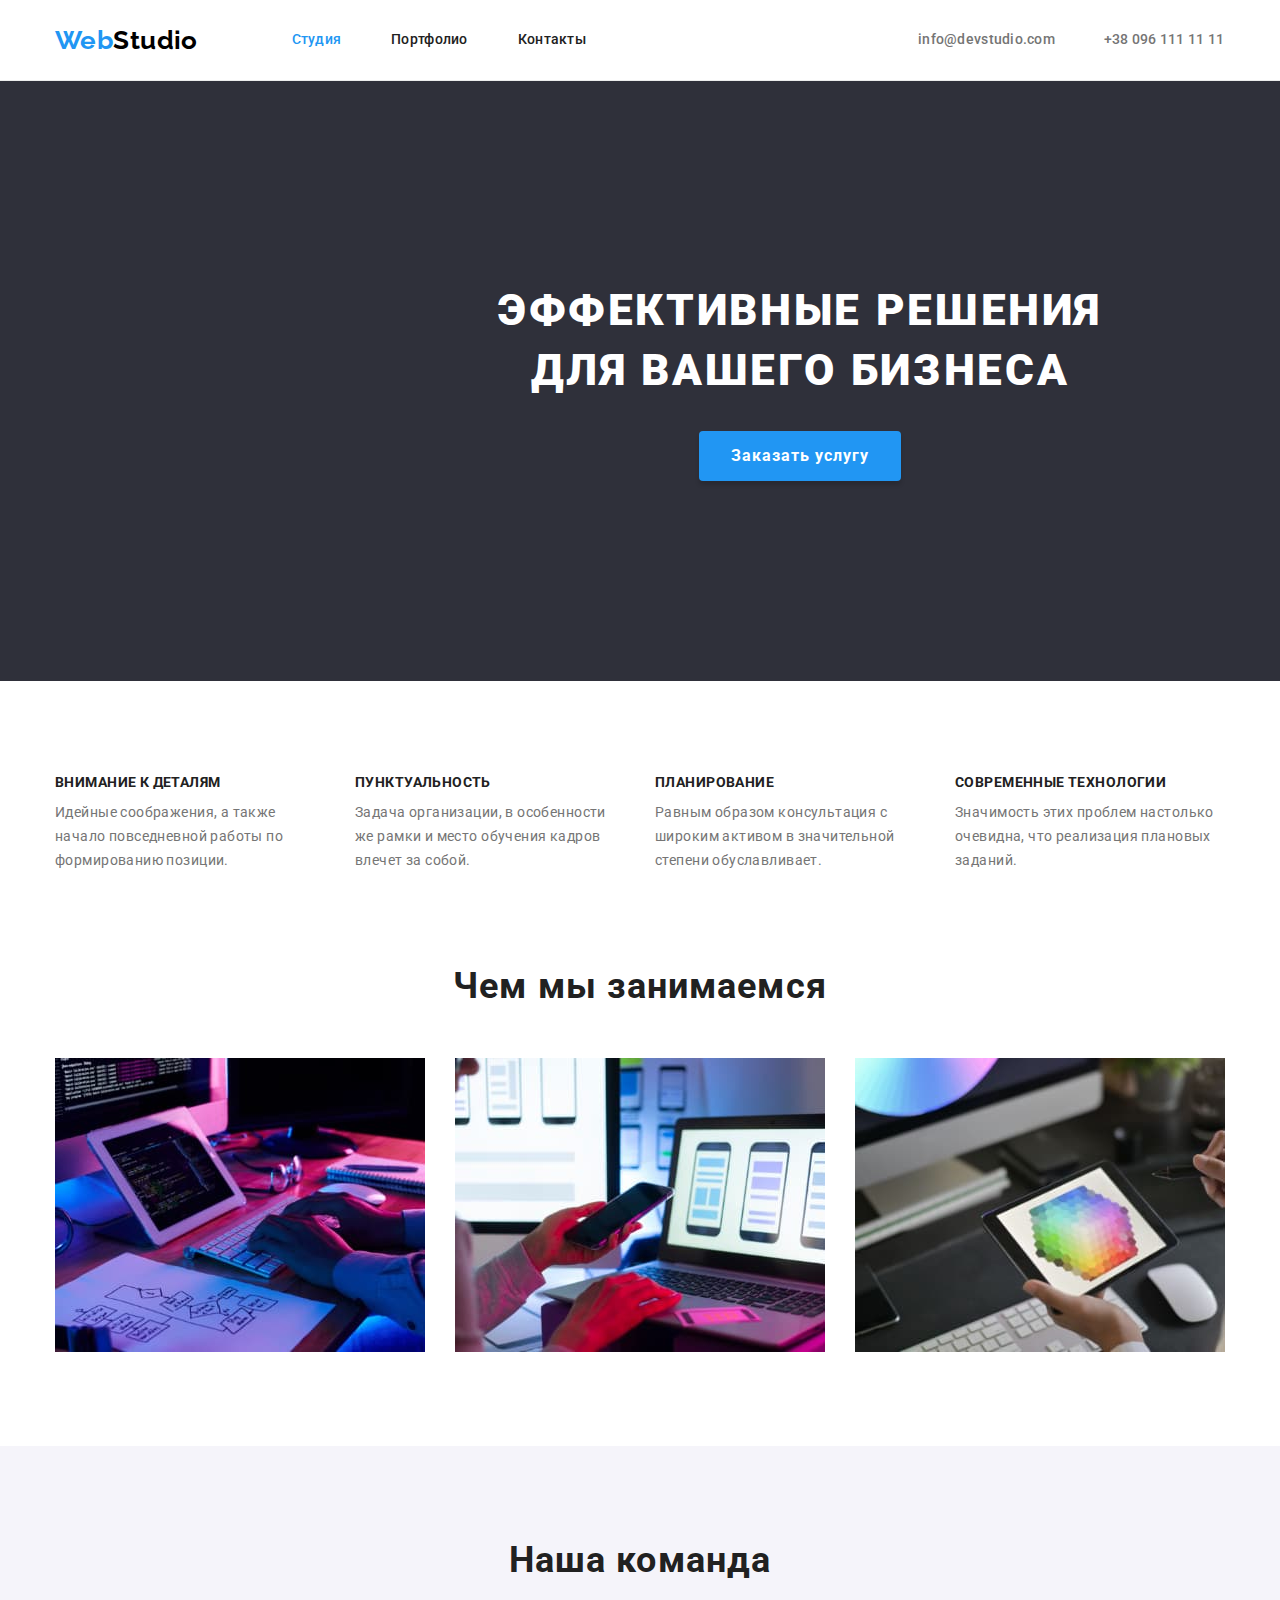
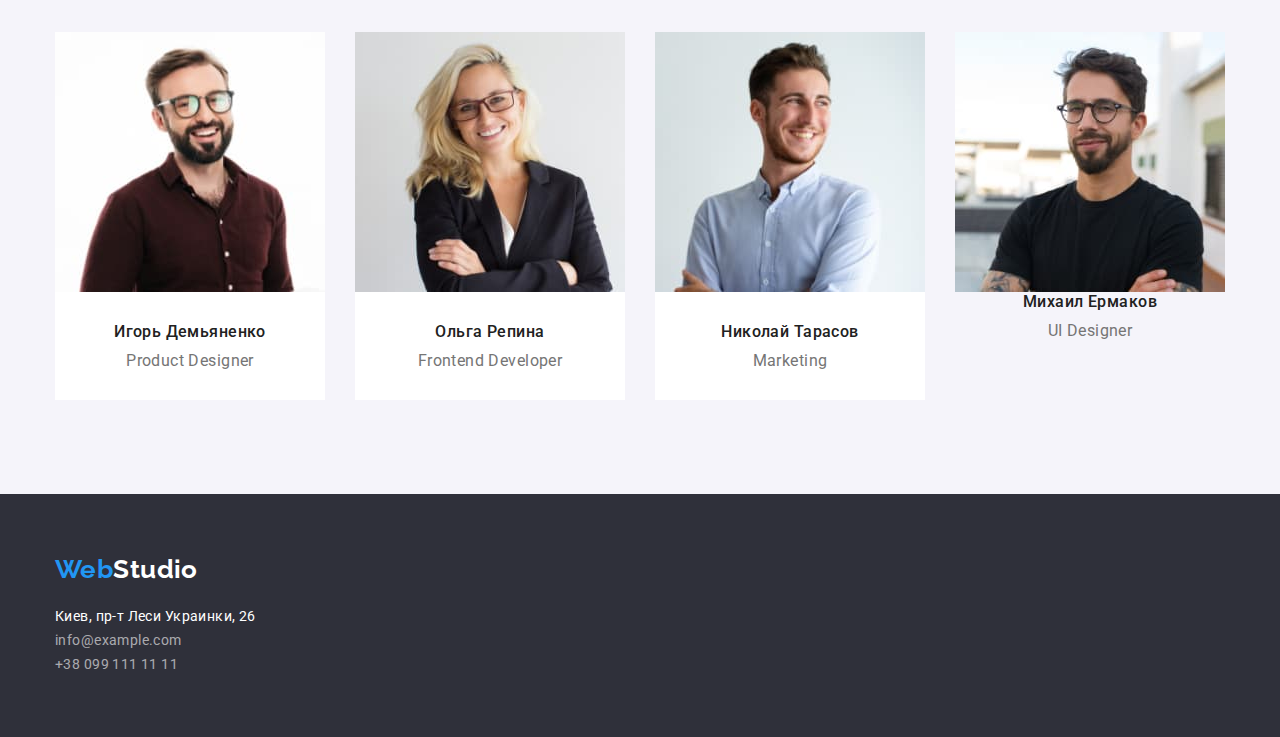
<file: index.html>
<!DOCTYPE html>
<html lang="ru">
  <head>
    <meta charset="UTF-8" />
    <meta http-equiv="X-UA-Compatible" content="IE=edge" />
    <meta name="viewport" content="width=device-width, initial-scale=1.0" />
    <title>WebStudio</title>

    <link rel="preconnect" href="https://fonts.googleapis.com" />
    <link rel="preconnect" href="https://fonts.gstatic.com" crossorigin />
    <link
      href="https://fonts.googleapis.com/css2?family=Raleway:wght@700&family=Roboto:wght@400;500;700;900&display=swap"
      rel="stylesheet"
    />
    <link
      rel="stylesheet"
      href="https://cdn.jsdelivr.net/npm/modern-normalize@1.1.0/modern-normalize.min.css"
    />

    <link rel="stylesheet" href="./css/styles.css" />
  </head>
  <body>
    <!--Шапка-->
    <header class="page-header">
      <div class="container">
        <div class="heder-menu">
          <a href="./index.html" class="logo" lang="en"
            >Web<span class="logo-span">Studio</span>
          </a>
          <nav class="menu-nav">
            <ul class="ul-site">
              <li class="header-item">
                <a href="./index.html" class="header-link current">Студия</a>
              </li>
              <li class="header-item">
                <a href="./portfolio.html" class="header-link">Портфолио</a>
              </li>
              <li class="header-item"><a href="" class="header-link">Контакты</a></li>
            </ul>
         </nav>
          <ul class="contacts">
              <li class="contacts-item">
                 <a class="mailto" href="mailto:info@devstudio.com">info@devstudio.com</a>
              </li>
              <li class="contacts-item">
                <a class="tel" href="tel:+380961111111">+38 096 111 11 11</a>
              </li>
            </ul>
        </div>
          
      </div>
    </header>

    <main>
      <!--Герой-->
      <section class="hero-section"> 
      <!-- <div class="photo"> -->
        <div class="container-hero">
          <h1 class="decision">Эффективные решения для вашего бизнеса</h1>
          <button class="issue" type="button">Заказать услугу</button>
        </div>
      
        
      </section>

      <!--Особенности-->
      <section class="section">
        <div class="container">
          <h2 class="visually-hidden">Особенности</h2>
         
            <ul class="title-list-visuall">
              <li class="list-visuall">
                <h3 class="visuallyty">Внимание к деталям</h3>
                <p class="list-p">
                  Идейные соображения, а также начало повседневной работы по формированию позиции.
                </p>
              </li>
              <li class="list-visuall">
                <h3 class="visuallyty">Пунктуальность</h3>
                <p class="list-p">
                  Задача организации, в особенности же рамки и место обучения кадров влечет за
                  собой.
                </p>
              </li>
              <li class="list-visuall">
                <h3 class="visuallyty">Планирование</h3>
                <p class="list-p">
                  Равным образом консультация с широким активом в значительной степени
                  обуславливает.
                </p>
              </li>
              <li class="list-visuall">
                <h3 class="visuallyty">Современные технологии</h3>
                <p class="list-p">
                  Значимость этих проблем настолько очевидна, что реализация плановых заданий.
                </p>
              </li>
            </ul>
        </div>
      </section>
      <!--Чем мы занимаемся-->
      <section class="section-list">
        <div class="container">
          <div class="container-title">
            <h2 class="title-comand">Чем мы занимаемся</h2>

            <ul class="title-list-img">
              <li>
                <img class="img-one" src="./images/project-1.jpg" alt="проект1" width="370" />
              </li>
              <li>
                <img class="img-three" src="./images/project-3.jpg" alt="проект3" width="370" />
              </li>
              <li>
                <img class="img-two" src="./images/project-2.jpg" alt="проект2" width="370" />
              </li>
            </ul>
          </div>
        </div>
      </section>
      <!--Наша команда-->
      <section class="section-employee">
        <div class="container">
            <h2 class="title-comand">Наша команда</h2>
            <ul class="title-list-employee">
              <li class="list-empl">
                <img class="employee-one" src="./images/team-1.jpg" alt="работник-1" width="270" />
                <div class="div-h-p">
                      <h3 class="team">Игорь Демьяненко</h3>
                      <p class="employee">Product Designer</p>
                </div>
            
              </li>
              <li class="list-empl">
                <img class="employee-two" src="./images/team-2.jpg" alt="работник-2" width="270" />
                <div class="div-h-p">
                     <h3 class="team">Ольга Репина</h3>
                     <p class="employee">Frontend Developer</p>
                </div>
             
              </li>
              <li class="list-empl">
                <img
                  class="employee-three"
                  src="./images/team-3.jpg"
                  alt="работник-3"
                  width="270"
                />
                <div class="div-h-p">
                   <h3 class="team">Николай Тарасов</h3>
                   <p class="employee">Marketing</p>
                </div>
               
              </li>
              <li class="list-empl">
                <img class="employee-four" src="./images/team-4.jpg" alt="работник-4" width="270" />
                <div class="">
                  <h3 class="team">Михаил Ермаков</h3>
                  <p class="employee">UI Designer</p>
                </div>
                
              </li>
            </ul>
        </div>
      </section>
    </main>
    <!--Футер-->
    <footer class="page-footer">
      <div class="container">
        <!-- <div class="container-footer"> -->
          <a href="./index.html" class="logo-footer" lang="en"
            >Web<span class="span-footer">Studio</span>
          </a>
          <address class="contacts-footer">
            <ul class="ul-footer">
              <li>
                <a
                  class="maps"
                  href="https://goo.gl/maps/G1CAAFJS9kJ3VyLe6"
                  target="_blank"
                  rel="noreferrer noopener"
                >
                  Киев, пр-т Леси Украинки, 26
                </a>
              </li>

              <!-- class="contacts-footer"-->
              <li><a class="mailto-footer" href="mailto:info@example.com">info@example.com</a></li>
              <li><a class="tel-footer" href="tel:+380991111111">+38 099 111 11 11</a></li>
            </ul>
          </address>
        </div>
      </div>
    </footer>
  </body>
</html>
</file>
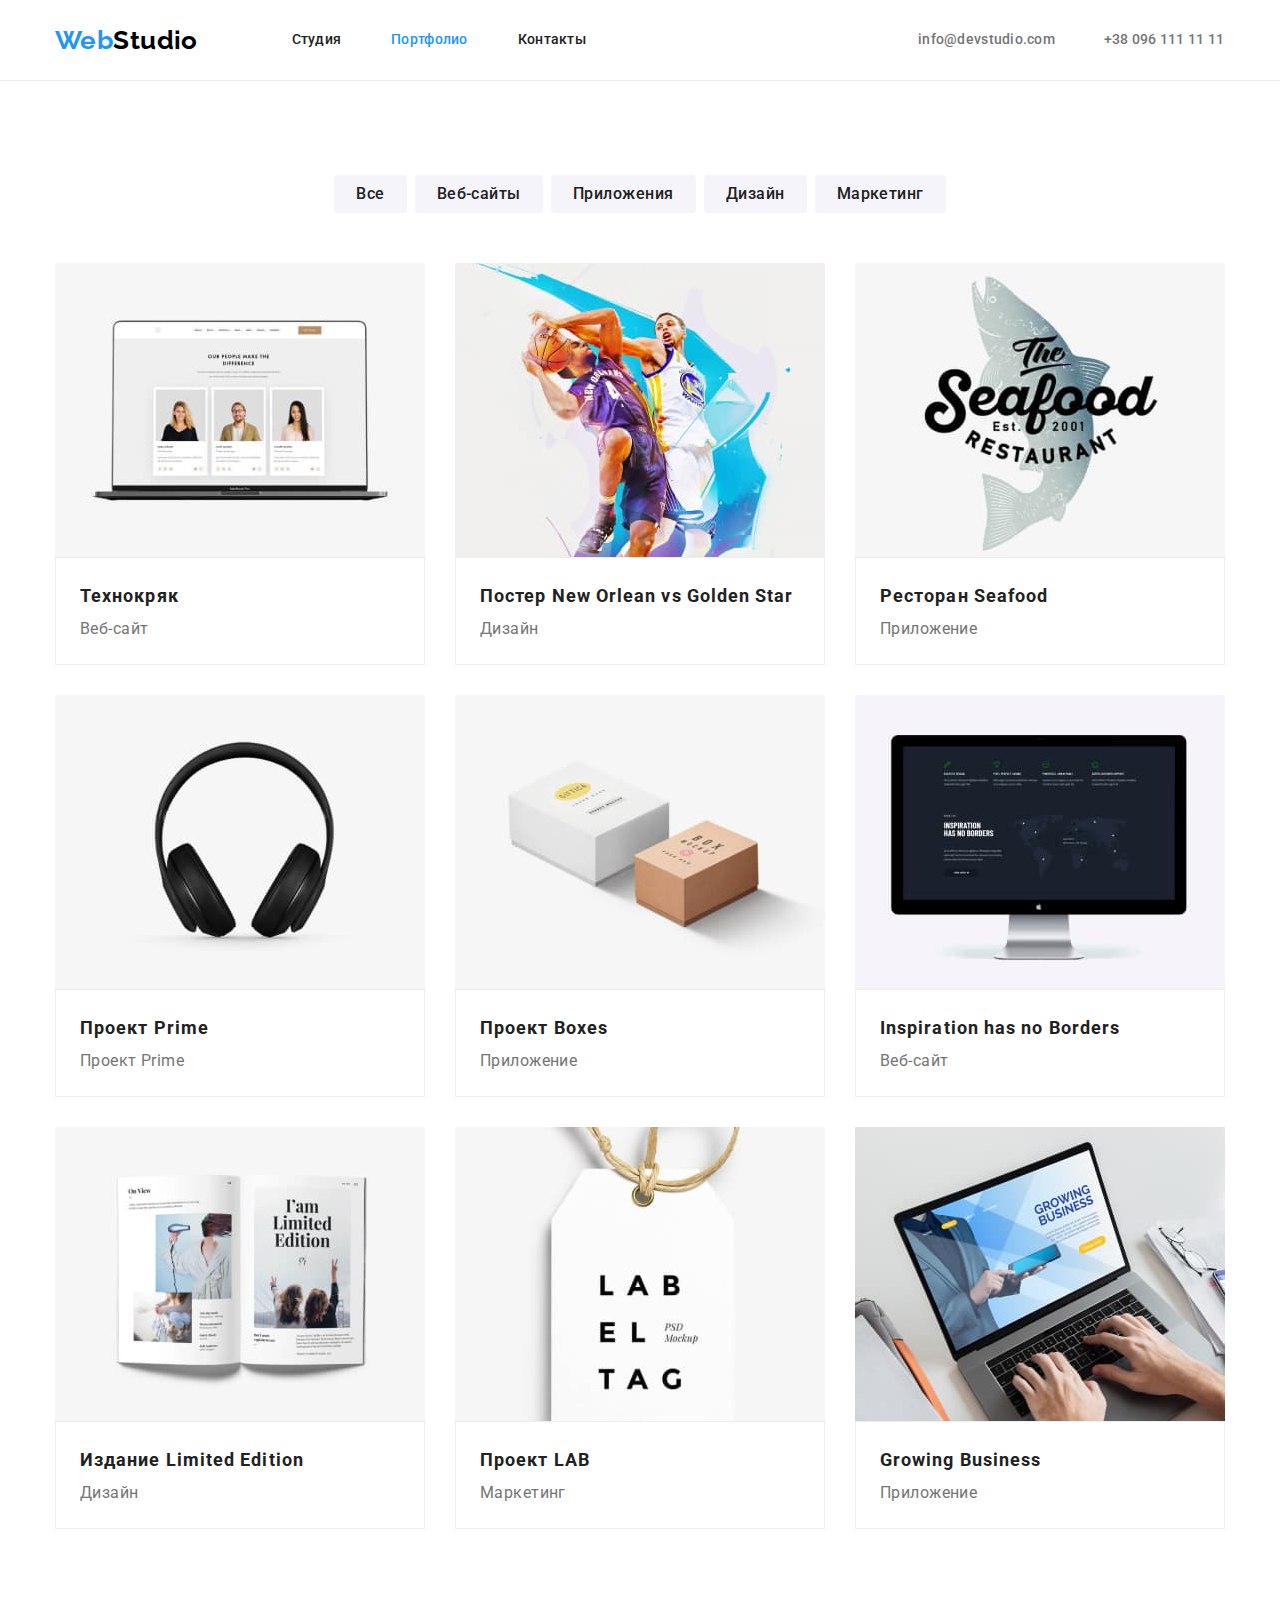
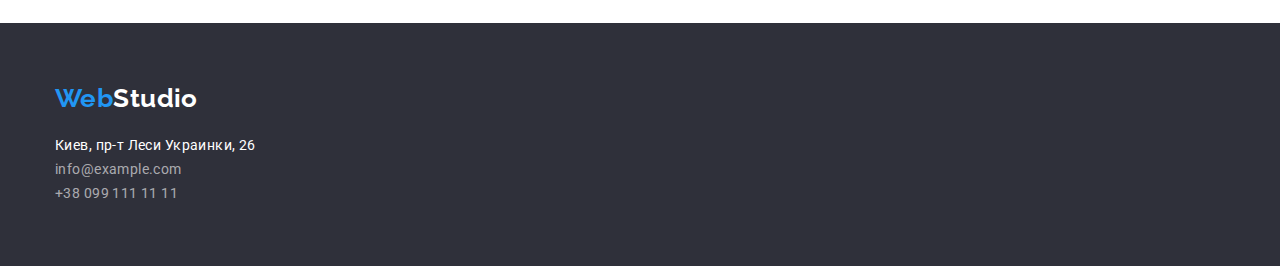
<file: portfolio.html>
<!DOCTYPE html>
<html lang="ru">
  <head>
    <meta charset="UTF-8" />
    <meta http-equiv="X-UA-Compatible" content="IE=edge" />
    <meta name="viewport" content="width=device-width, initial-scale=1.0" />
    <title>WebStudio</title>

    <link rel="preconnect" href="https://fonts.googleapis.com" />
    <link rel="preconnect" href="https://fonts.gstatic.com" crossorigin />
    <link
      href="https://fonts.googleapis.com/css2?family=Raleway:wght@700&family=Roboto:wght@400;500;700;900&display=swap"
      rel="stylesheet"
    />
    <link
      rel="stylesheet"
      href="https://cdn.jsdelivr.net/npm/modern-normalize@1.1.0/modern-normalize.min.css"
    />

    <link rel="stylesheet" href="./css/styles.css" />
  </head>
  <body>
    <!--Шапка-->
    <header class="page-header">
      <div class="container">
        <div class="heder-menu">
          <a href="./index.html" class="logo" lang="en"
            >Web<span class="logo-span">Studio</span>
          </a>
          <nav class="menu-nav">
            <ul class="ul-site">
              <li class="header-item">
                <a href="./index.html" class="header-link">Студия</a>
              </li>
              <li class="header-item">
                <a href="./portfolio.html" class="header-link current">Портфолио</a>
              </li>
              <li class="header-item"><a href="" class="header-link">Контакты</a></li>
            </ul>
          </nav>
          <ul class="contacts">
            <li class="contacts-item">
              <a class="mailto" href="mailto:info@devstudio.com">info@devstudio.com</a>
            </li>
            <li class="contacts-item">
              <a class="tel" href="tel:+380961111111">+38 096 111 11 11</a>
            </li>
          </ul>
        </div>
      </div>
    </header>
    <main>
      <!--Герой-->
      <section class="section">
        <div class="container">
          <h1 class="visually-hidden">Работы</h1>
          <ul class="title-list-btn">
            <li class="btn"><button class="all" type="button">Все</button></li>
            <li class="btn"><button class="web-sites" type="button">Веб-сайты</button></li>
            <li class="btn"><button class="applications" type="button">Приложения</button></li>
            <li class="btn"><button class="design" type="button">Дизайн</button></li>
            <li class="btn"><button class="marketing" type="button">Маркетинг</button></li>
          </ul>
          <ul class="list-projects">
            <li class="flex-element">
              <a href="">
                <img class="" src="./images/img1.jpg" alt="Веб-сайт" width="370" height="294" />
                <div class="examples-content">
                  <h2 class="name-project">Технокряк</h2>
                  <p class="project">Веб-сайт</p>
                </div>
              </a>
            </li>
            <li class="flex-element">
              <a href="">
                <img class="" src="./images/img2.jpg" alt="Дизайн" width="370" height="294" />
                <div class="examples-content">
                  <h2 class="name-project">Постер New Orlean vs Golden Star</h2>
                  <p class="project">Дизайн</p>
                </div>
              </a>
            </li>
            <li class="flex-element">
              <a href="">
                <img class="" src="./images/img3.jpg" alt="Приложение" width="370" height="294" />
                <div class="examples-content">
                  <h2 class="name-project">Ресторан Seafood</h2>
                  <p class="project">Приложение</p>
                </div>
              </a>
            </li>
            <li class="flex-element">
              <a href="">
                <img class="" src="./images/img4.jpg" alt="Проект-Prime" width="370" height="294" />
                <div class="examples-content">
                  <h2 class="name-project">Проект Prime</h2>
                  <p class="project">Проект Prime</p>
                </div>
              </a>
            </li>
            <li class="flex-element">
              <a href="">
                <img class="" src="./images/img5.jpg" alt="Приложение-2" width="370" height="294" />
                <div class="examples-content">
                  <h2 class="name-project">Проект Boxes</h2>
                  <p class="project">Приложение</p>
                </div>
              </a>
            </li>
            <li class="flex-element">
              <a href="">
                <img class="" src="./images/img6.jpg" alt="Веб-сайт-2" width="370" height="294" />
                <div class="examples-content">
                  <h2 class="name-project">Inspiration has no Borders</h2>
                  <p class="project">Веб-сайт</p>
                </div>
              </a>
            </li>
            <li class="flex-element">
              <a href="">
                <img class="" src="./images/img7.jpg" alt="Дизайн-2" width="370" height="294" />
                <div class="examples-content">
                  <h2 class="name-project">Издание Limited Edition</h2>
                  <p class="project">Дизайн</p>
                </div>
              </a>
            </li>
            <li class="flex-element">
              <a href="">
                <img class="" src="./images/img8.jpg" alt="Маркетинг" width="370" height="294" />
                <div class="examples-content">
                  <h2 class="name-project">Проект LAB</h2>
                  <p class="project">Маркетинг</p>
                </div>
              </a>
            </li>
            <li class="flex-element">
              <a href=""
                ><img
                  class=""
                  src="./images/img9.jpg"
                  alt="Приложение-3"
                  width="370"
                  height="294"
                />
                <div class="examples-content">
                  <h2 class="name-project">Growing Business</h2>
                  <p class="project">Приложение</p>
                </div>
              </a>
            </li>
          </ul>
        </div>
      </section>
    </main>
    <!-- ФУТЕР -->
    <footer class="page-footer">
      <div class="container">
        <div class="container-footer">
          <a href="./index.html" class="logo-footer" lang="en"
            >Web<span class="span-footer">Studio</span>
          </a>
          <address class="contacts-footer">
            <ul class="ul-footer">
              <li>
                <a
                  class="maps"
                  href="https://goo.gl/maps/G1CAAFJS9kJ3VyLe6"
                  target="_blank"
                  rel="noreferrer noopener"
                >
                  Киев, пр-т Леси Украинки, 26
                </a>
              </li>

              <!-- class="contacts-footer"-->
              <li><a class="mailto-footer" href="mailto:info@example.com">info@example.com</a></li>
              <li><a class="tel-footer" href="tel:+380991111111">+38 099 111 11 11</a></li>
            </ul>
          </address>
        </div>
      </div>
    </footer>
  </body>
</html>
</file>
<file: css/styles.css>
:root {
  --primary-text-color: #757575;
  --title-text-color: #212121;
  --accent-color: #2196f3;
  --line-color: #ececec;
  --white-color: #ffffff;
  --hover-button-color: #188ce8;
  --footer-contacts-color: rgba(255, 255, 255, 0.6);
  --fluoric-background-color: #2f303a;
  --fone-comand-color: #f5f4fa;
  --logo-studio-color: #000000;
}
/* ---------------------------------------------------------------СЕКЦИИ ЦВЕТОВ var------------------------------------------------- */
/* Ховер для кнопки  #188ce8 */
/* основной цвет текста #757575;  */
/* второстепенный цвет текста #212121; */
/* белый цвет #ffffff; */
/* цвет фона вторичный #2F303A; */
/* акцент #2196F3; */
/* цвет контакты футер color: rgba(255, 255, 255, 0.6); */
/* Цвет линия #ececec */
/*Фон команда #F5F4FA */
/* Часть цвета лого Web #000000 */
html {
  box-sizing: border-box;
}
*,
*::before,
*::after {
  box-sizing: inherit;
}
body {
  background-color: var(--white-color);
  color: var(--primary-text-color);
  font-size: 14px;
  font-family: 'Roboto', 'Verdana', 'Tahoma', sans-serif;
  letter-spacing: 0.03em;
}
p,
h1,
h2,
h3,
h4,
h5,
h6 {
  margin: 0;
}

.container {
  max-width: 1200px;
  align-items: center;
  margin: 0 auto;
  padding: 0;
  padding-right: 15px;
  padding-left: 15px;
}

.container-header {
  /* display: flex;
  align-items: center;
  justify-content: center; */

  /* box-sizing: border-box;  */
}

.page-header {
  border-bottom: 1px solid rgba(236, 236, 236, 1);
  justify-content: center;
}
/* margin-top: 24px; */
/* width: 1600px; */

.section {
  padding-top: 94px;
  padding-bottom: 94px;
}
.section-list {
  padding-bottom: 94px;
  margin: 0;
  margin-left: auto;
  margin-right: auto;
  align-items: center;
}
img {
  display: block;
}

/* .photo {
  width: 1600px;
  height: 600px;

  margin: 0;
  margin-left: auto;
  margin-right: auto;

  align-items: center;

  background-image: linear-gradient(to right, rgba(47, 48, 58, 0.4), rgba(47, 48, 58, 0.4)),
    url('../images/icons.svg/photo.jpg');
  background-repeat: no-repeat;
  background-position: center;
  background-size: cover;
} */

.pro {
  padding-bottom: 94px;
}

/* -------------------------------------------------------------СПРЯТАННЫЕ ЗАГОЛОВКИ h2,h1---------------------------------------------------------- */
.visually-hidden {
  position: absolute;
  width: 1px;
  height: 1px;
  margin: -1px;
  border: 0;
  padding: 0;
  white-space: nowrap;
  clip-path: inset(100%);
  clip: rect(0 0 0 0);
  overflow: hidden;
  margin: 0;
}

/* --------------------------------------------------------------------ЛОГОТИП------------------------------------------------------------------ */
.logo {
  color: var(--accent-color);
  font-family: 'Raleway';
  font-weight: 700;
  font-size: 26px;
  line-height: 1.19;
  width: 145px;

  text-decoration: none;
  line-height: 1.19;

  margin-right: 93px;
}
.logo:hover,
.logo:focus {
  color: var(--accent-color);
}
.logo-footer {
  color: var(--accent-color);

  display: block;
  font-family: 'Raleway';
  font-weight: 700;
  font-size: 26px;
  line-height: 1.19;
  width: 145px;

  margin-bottom: 20px;
  text-decoration: none;
  line-height: 1.19;
}
.logo-footer:hover,
.logo-footer:focus {
  color: var(--accent-color);
}
.logo-span {
  color: var(--logo-studio-color);
}
.span-footer {
  color: var(--white-color);
}

.header-link {
  font-weight: 500;
  font-size: 14px;
  line-height: 1.14;

  letter-spacing: 0.02em;
  color: var(--title-text-color);
}
/* ------------------------------------------------------------------ХЕДЕР----------------------------------------------------------- */
.header-link.current {
  color: var(--accent-color);
}
.header-link:hover,
.header-link:focus {
  color: var(--accent-color);
}
.heder-menu {
  display: flex;
  align-items: center;
}
.menu-nav {
  display: flex;
  align-items: center;
  margin-right: 332px;
  justify-content: center;
  line-height: 1.14;
  text-align: center;

  /* margin-left: 93px;
  margin-bottom: 40px; */
}
.menu-nav li {
  margin-right: 50px;
}

.menu-nav .header-item:last-child {
  margin-right: 0;
}
.ul-site {
  display: inherit;
  padding: 0;
  margin: 0;

  color: var(--title-text-color);
  align-items: center;
  justify-content: left;
  /* vertical-align: middle; */
}
.ul-site .header-item {
  display: inline-block;
}
.header-item > a {
  padding-top: 32px;
  padding-bottom: 32px;
}
/* .ul-site .header-item not(:last-child) {
  margin-right: 0;
} */
.ul-site .header-item:hover,
.ul-site .header-item:focus {
  color: var(--accent-color);
}
ul {
  list-style: none;
}

.header-item {
  justify-content: center;
}
.header-item :not(:last-child) {
  margin-right: 50px;
}
a {
  text-decoration: none;
}
/* -------------------------------------------------------------------ГЕРОЙ------------------------------------------------------------ */
.hero-section {
  width: 1600px;
  margin: 0;
  margin-left: auto;
  margin-right: auto;
  padding-top: 200px;
  padding-bottom: 200px;
  align-items: center;

  background-color: var(--fluoric-background-color);
}
.hero.container {
  background: var(--fluoric-background-color);
  /* max-width: 1600px; */
  align-items: center;
  margin-left: auto;
  margin-right: auto;
  /* margin-bottom: 89px; */
}

.container-hero {
  width: 1200px;
  justify-content: center;
  text-align: center;
  align-items: center;
  color: var(--fluoric-background-color);
  padding: 0 15px;
  margin: 0 auto;
  /* padding-top: 200px;
  padding-bottom: 200px; */
}

/* ------------------------------------------------------------ВЕРХНЯЯ ЛИНИЯ---------------------------------------------- */

.decision {
  color: var(--white-color);
  display: flex;
  font-weight: 900;
  font-size: 44px;
  line-height: 1.36;
  max-width: 696px;

  text-align: center;
  letter-spacing: 0.06em;
  text-transform: uppercase;
  justify-content: center;

  margin-top: 0px;
  margin: 0 auto;
  margin-bottom: 30px;
}
.title-list h3 {
  font-weight: 700;
  font-size: 14px;
  line-height: 1.14;

  color: var(--title-text-color);
}

/* ---------------------------------------------------------------КНОПКА ЗАКАЗАТЬ УСЛУГУ------------------------------------------------ */
.issue {
  background: var(--accent-color);
  color: var(--white-color);

  font-family: inherit;
  font-size: 16px;
  font-weight: 700;
  line-height: 1.88;
  letter-spacing: 0.06em;

  display: flex;
  align-items: center;
  text-align: center;

  border-radius: 4px;
  cursor: pointer;
  box-shadow: 0px 4px 4px rgb(0 0 0 / 15%);
  border: 1px;

  padding: 10px 32px;
  display: block;
  margin: auto;
  min-width: 200px;
  /* justify-content: center; */
}
.issue:hover,
.issue:focus {
  background: var(--hover-button-color);
}

/* -----------------------------------------------------------------ЧЕМ МЫ ЗАНИМАЕМСЯ------------------------------------------------------- */
/* .container-visually {
  width: 1200px;
  display: flex;
  padding: 0;
  margin: 0;
  /* margin-bottom: 47px; */
padding-left: 15px;
padding-right: 15px;
text-align: left;
margin-left: auto;
margin-right: auto;
justify-content: space-between;
*/
/* .container-visually > li {
  width: 270px;

  display: flex;
  margin: 0;
  padding: 0;
  align-items: center;
  justify-content: center;
  margin-right: 30px;
  margin-bottom: 30px; */

.container-title {
  width: 1200px;
  padding: 0;
  margin: 0;
  justify-content: center;
  padding-left: 15px;
  padding-right: 15px;
  text-align: center;
  margin-left: auto;
  margin-right: auto;
}
.title-list-visuall {
  display: flex;
  column-gap: 30px;
  padding: 0;
  margin: 0;
}
.list-visuall {
  width: calc((100% - 3 * 30px) / 4);
}
.title-list-img {
  display: flex;
  padding: 0;
  margin: auto;
  text-align: center;
  width: 1170px;
}
.title-list-img:last-child {
  margin-left: 0;
  margin-right: 0;
}

.list-p {
  line-height: 1.71;
  margin: 0;
}
.img-one,
.img-two,
.img-three {
  margin-right: 30px;
  text-align: center;
  align-items: center;
  display: flex;
}
.img-two {
  margin-right: 0;
}
.title-comand {
  color: var(--title-text-color);

  font-weight: 700;
  font-size: 36px;
  line-height: 1.16;
  letter-spacing: 0.03em;

  text-align: center;
  margin: 0;
  margin-bottom: 50px;
}
.title-list {
  text-align: left;
  padding: 0;
  margin: 0;
  display: flex;
}
.visuallyty {
  line-height: 1.14;
  font-size: 14px;
  letter-spacing: 0.03em;
  text-transform: uppercase;
  margin-bottom: 10px;

  align-items: center;
  justify-content: center;

  color: var(--title-text-color);
}
/* -------------------------------------------------------------------НАША КОМАНДА------------------------------------------------ */
.section-employee {
  background-color: var(--fone-comand-color);
  text-align: center;
  padding-top: 94px;
  padding-bottom: 94px;
  margin: 0;
  margin-right: auto;
  margin-left: auto;
}

.div-h-p {
  padding-top: 30px;
  padding-bottom: 30px;
  margin: 0 auto;

  background-color: var(--white-color);
}

.title-list-employee {
  /* background: var(--white-color); */
  display: flex;
  margin: 0;
  margin-right: auto;
  margin-left: auto;
  padding: 0;
  justify-content: center;
  text-align: center;
  /* ;
  padding-bottom: 30px;
  margin-right: 30px; */

  text-align: center;
}

.list-empl {
  width: 270px;
  margin: 0;
  padding: 0;
  text-align: center;

  color: var(--white-color);
}
.list-empl:not(:last-child) {
  margin-right: 30px;
}
.title-list-employee h2 {
  color: var(--title-text-color);

  font-weight: 500;
  font-size: 16px;
  line-height: 1.9;
}
.employee-one,
.employee-two,
.employee-three,
.employee-four {
  /* display: block; */
  margin: 0;
  padding: 0;
}
.team {
  color: var(--title-text-color);

  font-weight: 500;
  font-size: 16px;
  line-height: 1.19;

  margin: 0;
  padding-bottom: 10px;
}
.employee {
  margin: 0;
  color: var(--primary-text-color);
}

.employee {
  line-height: 1.19;
  font-size: 16px;
}
.border {
  border-bottom: 1px solid rgba(236, 236, 236, 1);
}
.div-employee {
}
/* -------------------------------------------------------------------КНОПКА РАЗДЕЛ "ВСЕ"---------------------------------------------- */

.all:hover,
.all:focus {
  background: var(--accent-color);
  color: var(--white-color);
}

/* --------------------------------------------------КНОПКИ РАЗДЕЛОВ "ВСЕ" "ВЕБ-САЙТЫ, "ПРИЛОЖЕНИЕ", "ДИЗАЙН", "МАРКЕТИНГ" --------------------------------------------------- */

.all,
.web-sites,
.applications,
.design,
.marketing {
  background-color: var(--fone-comand-color);
  color: var(--title-text-color);

  font-family: inherit;
  font-weight: 500;
  font-size: 16px;
  line-height: 1.62;
  letter-spacing: 0.03em;
  border: 0;
  border-radius: 4px;
  cursor: pointer;

  display: block;
  padding-top: 6px;
  padding-bottom: 6px;
  padding-left: 22px;
  padding-right: 22px;
  margin: 0;
  align-items: center;
  text-align: center;

  justify-content: center;
}
.marketing {
  margin: 0;
}
.btn {
  /* align-items: center; */
  display: block;

  /* justify-content: center;
  text-align: center; */
}
.btn:not(:last-child) {
  margin-right: 8px;
}

/* ----------------------------------------------------------ХОВЕРЫ И ФОКУСЫ КНОПОК РАЗДЕЛОВ------------------------------ */
.web-sites:hover,
.web-sites:focus {
  background: var(--accent-color);
  color: var(--white-color);
}
.applications:hover,
.applications:focus {
  background: var(--accent-color);
  color: var(--white-color);
}

.design:hover,
.design:focus {
  background: var(--accent-color);
  color: var(--white-color);
}

.marketing:hover,
.marketing:focus {
  background: var(--accent-color);
  color: var(--white-color);
}
/* ----------------------------------------------------------------------ПРОЕКТЫ------------------------------------------------------------------- */
.name-project {
  color: var(--title-text-color);

  font-weight: 700;
  font-size: 18px;
  line-height: 2;
  letter-spacing: 0.06em;

  margin: 0;
}
.name-project a {
  font-family: inherit;
  text-decoration: none;
}
.project {
  color: var(--primary-text-color);

  font-size: 16px;
  line-height: 1.88;
  margin: 0;
}
.examples-content {
  padding: 20px 24px;
  border: 1px solid #eeeeee;
}
/* -----------------------------------------------------------------------КОНТАКТЫ------------------------------------------------------------------------------- */

.contacts {
  display: flex;
  font-weight: 500;
  align-items: center;
  text-align: center;
  padding: 0;
  margin: 0;
  margin-left: auto;
  list-style: none;
}
.contacts-item {
  margin: 0;
  padding: 0;
}
.contacts .contacts-item:not(:last-child) {
  margin-right: 50px;
}

.tel:hover,
.tel:focus {
  color: var(--accent-color);
}
.mailto:hover,
.mailto:focus {
  color: var(--accent-color);
}
.tel {
  color: var(--primary-text-color);
  display: block;
  font-weight: 500;
  font-size: 14px;
  line-height: 1.14;
  letter-spacing: 0.02em;
  width: 122px;
  list-style: none;
  padding-top: 32px;
  padding-bottom: 32px;
}

.mailto {
  color: var(--primary-text-color);
  display: block;
  font-weight: 500;
  font-size: 14px;
  line-height: 1.14;
  letter-spacing: 0.02em;
  width: 135px;
  list-style: none;
  padding-top: 32px;
  padding-bottom: 32px;
}

.hidden-h2 {
  display: none;
}

/* -------------------------------------------------------------------ФУТЕР----------------------------------------------------------------*/
.page-footer {
  display: block;
  /* max-width: 1600px; */
  /* justify-content: left; */
  margin: 0 auto;
  padding-left: 0;
  padding-right: 0;

  padding-top: 60px;
  padding-bottom: 60px;
  /* text-align: left;
  align-items: center; */

  background: var(--fluoric-background-color);
}

.contacts-footer {
  font-family: 'Roboto';
  font-style: normal;
  font-weight: 400;
  line-height: 1.71;

  text-align: left;
  justify-content: left;
}
.mailto-footer:hover,
.mailto-footer:focus {
  color: var(--accent-color);
}
.mailto-footer {
  color: var(--footer-contacts-color);
  margin-bottom: 9px;
}

.tel-footer:hover,
.tel-footer:focus {
  color: var(--accent-color);
}

.tel-footer {
  color: var(--footer-contacts-color);
  text-decoration: none;
}

.maps {
  color: var(--white-color);
  margin-bottom: 9px;
}
.maps:hover,
.maps:focus {
  color: var(--accent-color);
}

.ul-footer {
  padding: 0;
  margin: 0;
}

/* --------------------------------------------------------------ГЕРОЙ 2 СТРАНИЦА----------------------------------- */

.title-list-btn {
  display: flex;
  justify-content: center;
  text-align: center;
  align-items: center;
  padding: 0;
  margin: 0;
  margin-bottom: 50px;
}
/* .conteiner-projects {
  width: 1200px;
  padding: 0 15px;
  margin: 0 auto;
  justify-content: center;
  text-align: center;
  align-items: center;
} */
.list-projects {
  display: flex;
  flex-wrap: wrap;
  margin: -15px;
  width: 1200px;
  padding: 0;
  /* 
    padding-left: 15px;
  padding-right: 15px; 
  align-items: center;
  justify-content: center; */
}
.flex-element {
  display: block;
  margin: 15px;

  flex-basis: calc(100% / 3 - 30px);
}
</file>
